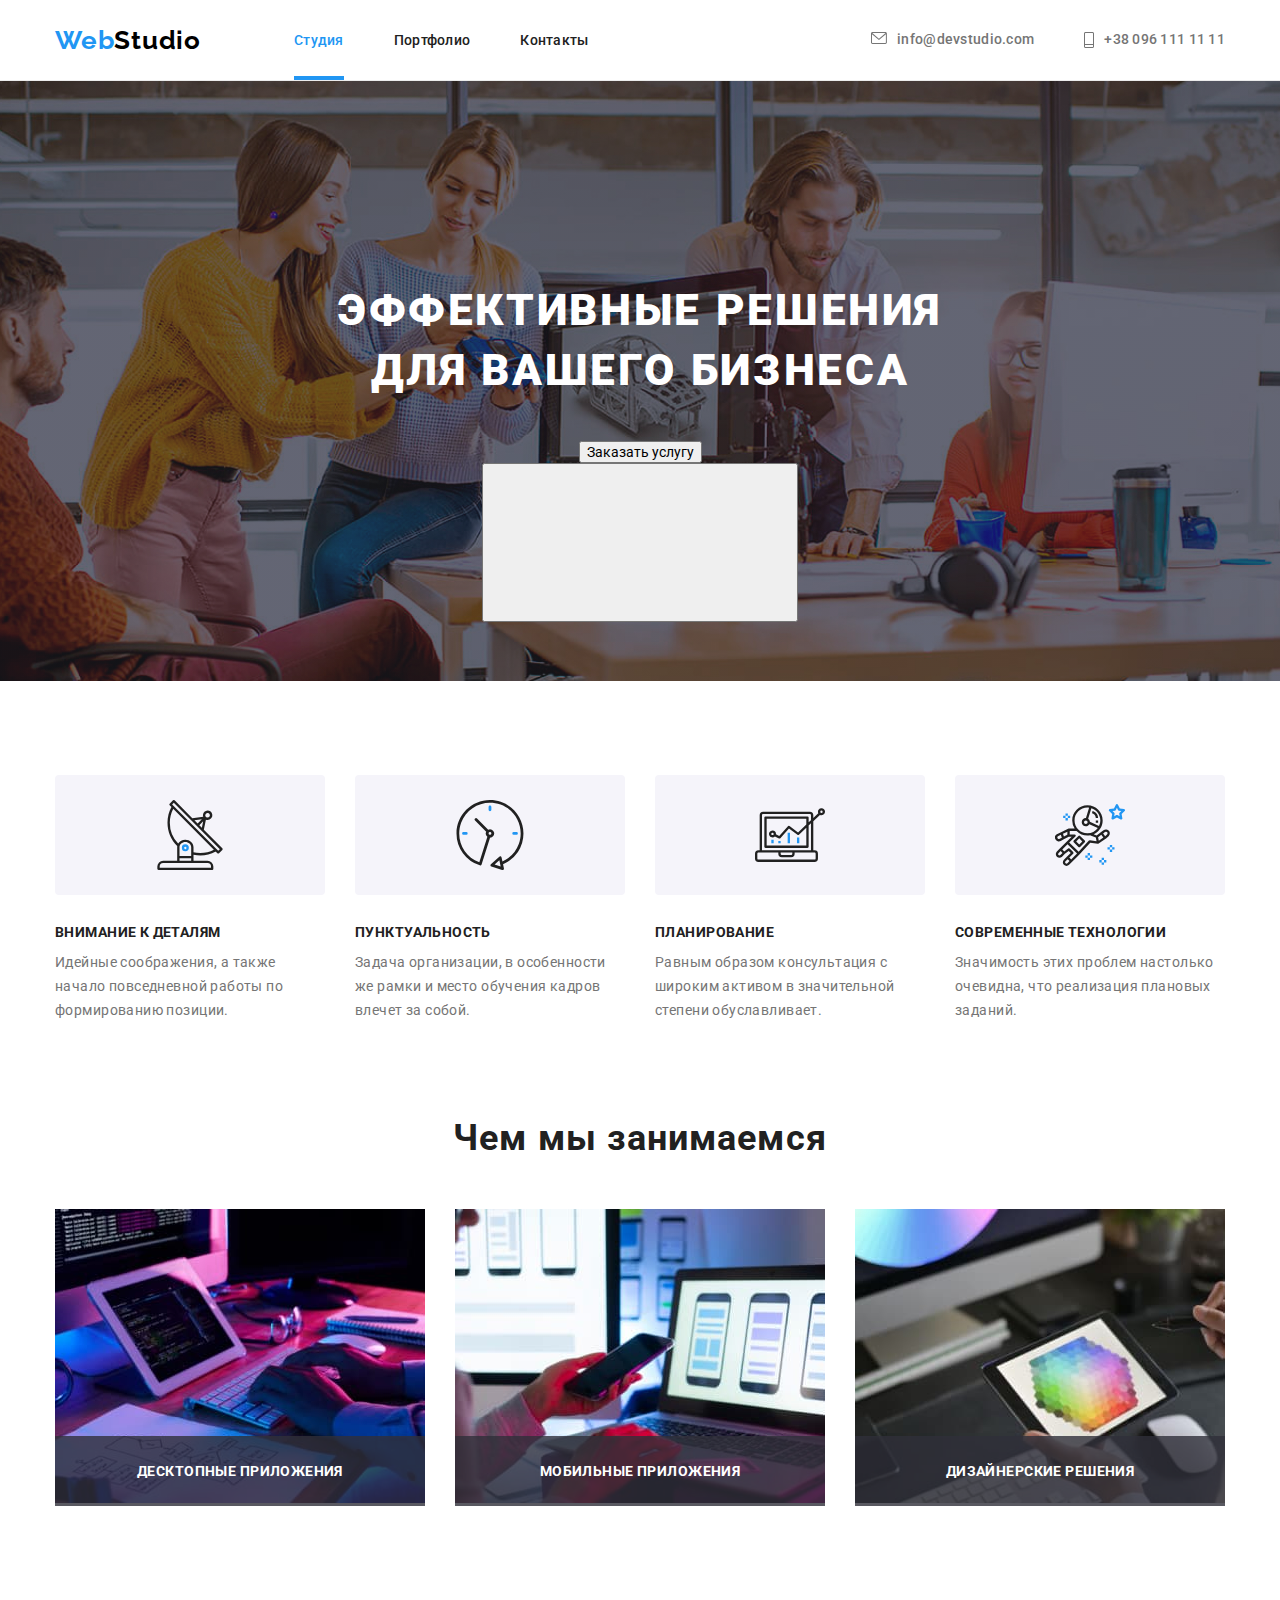
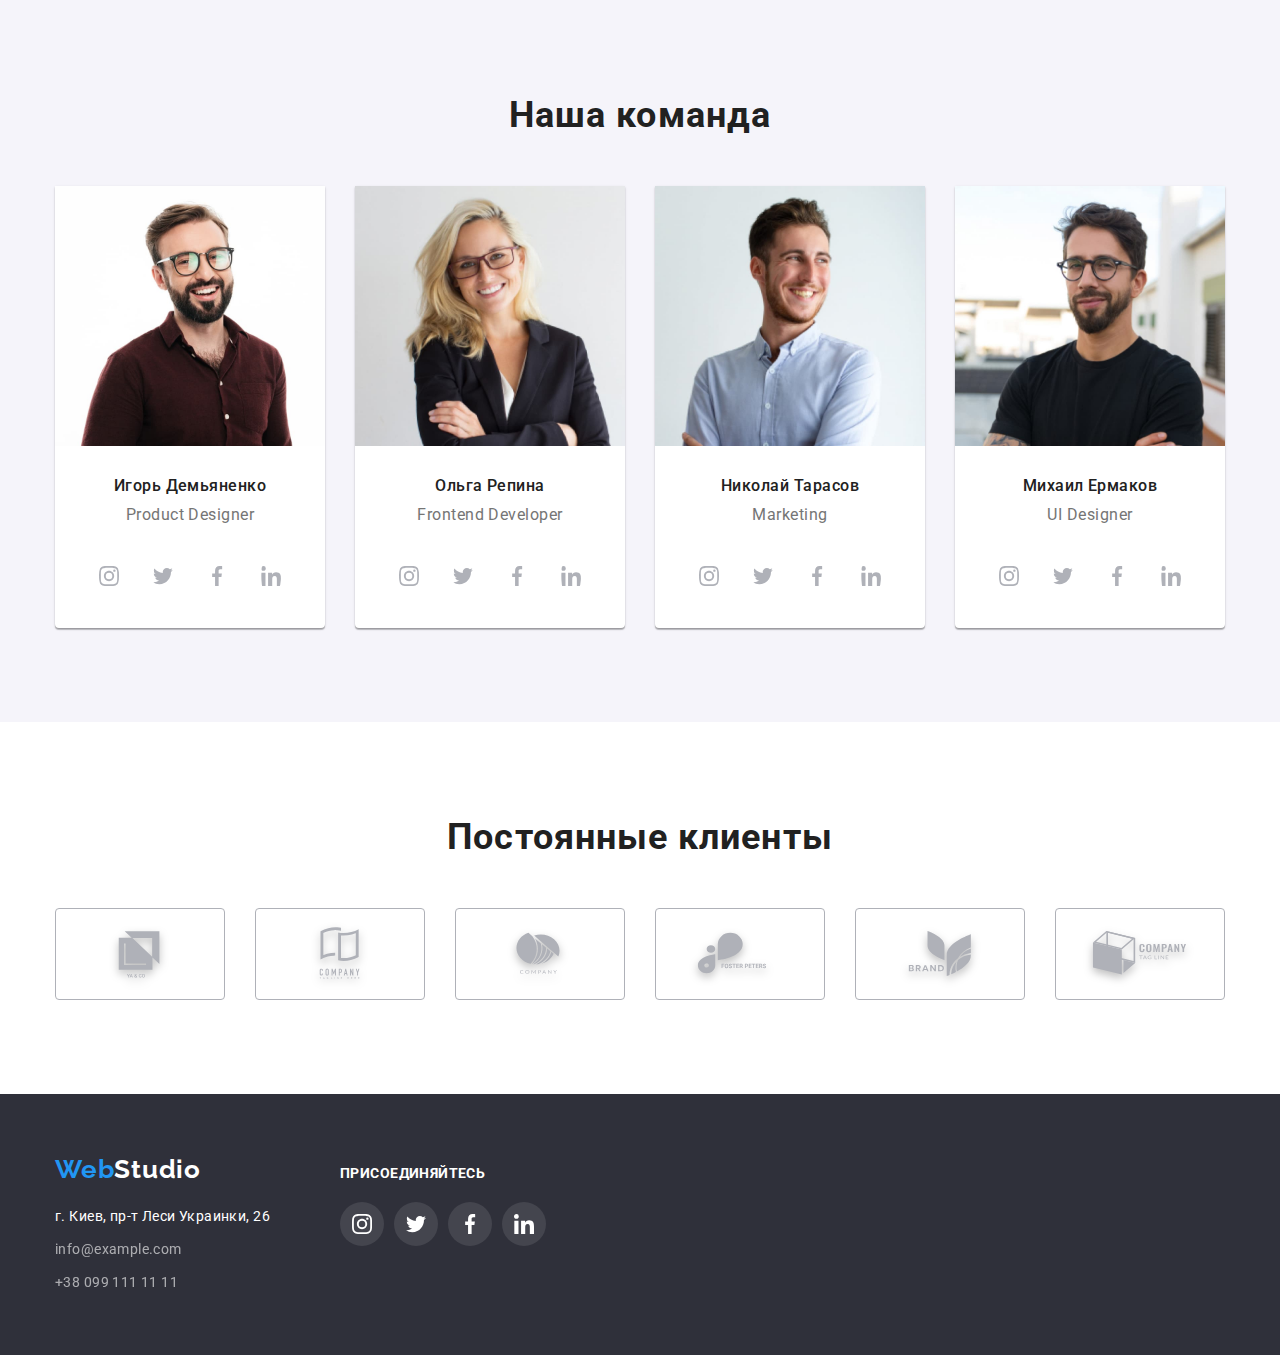
<file: index.html>
<!DOCTYPE html>
<html lang="ru">
  <head>
    <meta charset="UTF-8" />
    <meta http-equiv="X-UA-Compatible" content="IE=edge" />
    <meta name="viewport" content="width=device-width, initial-scale=1.0" />
    <title>Document</title>
    <link rel="preconnect" href="https://fonts.googleapis.com">
    <link rel="preconnect" href="https://fonts.gstatic.com" crossorigin>
    <link href="https://fonts.googleapis.com/css2?family=Raleway:wght@700&family=Roboto:wght@400;500;700;900&display=swap"
      rel="stylesheet">
    <!-- Normalize -->
    <link
      rel="stylesheet"
      href="https://cdnjs.cloudflare.com/ajax/libs/modern-normalize/1.1.0/modern-normalize.min.css"
    />
    <!-- Custom styles -->
    <link rel="stylesheet" href="./css/styles.css" />
  </head>
  <body class="body">
    <!--header-->
    <header class="header-menu">
      <div class="container header-container">
        <div class="nav-container">
          <nav class="site-nav">
            <a href="index.html" lang="en" class="logo"
              >Web<span lang="en" class="studio">Studio</span></a
            >
            <div class="nav-site-contact">
              <div class="list-contact">
                <ul class="list">
                  <li class="item">
                    <a href="./index.html" class="active-title">Студия</a>
                  </li>
                  <li class="item">
                    <a href="./portfolio.html" class="title">Портфолио</a>
                  </li>
                  <li class="item"><a href="" class="title">Контакты</a></li>
                </ul>
              </div>
            </div>
          </nav>
          <ul class="list">
            <li class="link-contact">
              <a href="mailto:info@devstudio.com" class="header-link">
                <svg class="studio-icon" width="16" height="12">
                  <use href="./images/icons/sprite1.svg#icon-envelope"></use>
                </svg>
                info@devstudio.com</a
              >
            </li>
            <li class="link-contact">
              <a href="tel:+380961111111" class="header-link">
                <svg class="studio-icon" width="10" height="16">
                  <use href="./images/icons/sprite1.svg#icon-Vector"></use>
                </svg>
                +38 096 111 11 11</a
              >
            </li>
          </ul>
        </div>
      </div>
    </header>
    <!--Main-->
    <main>
      <!--effective desicions for your business-->
      <section class="hero-section">
        <div class="hero">
          <h1 class="hero-title">Эффективные решения для вашего бизнеса</h1>
          <button type="button" class="primary-button  button" data-modal-open="">Заказать услугу</button>
          <div class="backdrop is-hidden" data-modal>
            <div class="modal">
              <button data-modal-close="" class="closes">
                <svg class="modal-close">
                  <use href="./images/icons/"></use>
                </svg>
              </button>

            </div>
          </div>
        </div>
      </section>
      <!--Advantages-->
      <section class="feature-section">
        <div class="container">
          <h2 hidden>Преимущества</h2>
          <ul class="list advantages-list">
            <li class="feature-list feature-item">
              <div class="feature-iconfill">
                <svg class="feature-icons" width="70" height="70">
                  <use href="./images/icons/sprite1.svg#icon-antenna-11"></use>
                </svg>
              </div>
              <h3 class="feature-title">Внимание к деталям</h3>
              <p class="feature-text">
                Идейные соображения, а также начало повседневной работы по
                формированию позиции.
              </p>
            </li>
            <li class="feature-list feature-item">
              <div class="feature-iconfill">
                <svg class="feature-icons" width="70" height="70">
                  <use href="./images/icons/sprite1.svg#icon-clock"></use>
                </svg>
              </div>
              <h3 class="feature-title">Пунктуальность</h3>
              <p class="feature-text">
                Задача организации, в особенности же рамки и место обучения
                кадров влечет за собой.
              </p>
            </li>
            <li class="feature-list feature-item">
              <div class="feature-iconfill">
                <svg class="feature-icons" width="70" height="70">
                  <use href="./images/icons/sprite1.svg#icon-diagram-11"></use>
                </svg>
              </div>
              <h3 class="feature-title">Планирование</h3>
              <p class="feature-text">
                Равным образом консультация с широким активом в значительной
                степени обуславливает.
              </p>
            </li>
            <li class="feature-list feature-item">
              <div class="feature-iconfill">
                <svg class="feature-icons" width="70" height="70">
                  <use href="./images/icons/sprite1.svg#icon-astronaut-11"></use>
                </svg>
              </div>
              <h3 class="feature-title">Современные технологии</h3>
              <p class="feature-text">
                Значимость этих проблем настолько очевидна, что реализация
                плановых заданий.
              </p>
            </li>
          </ul>
        </div>
      </section>
      <!--Activity-->
      <section class="activity-section">
        <div class="container">
          <h2 class="section-title">Чем мы занимаемся</h2>
          <div class="activity-items">
            <ul class="list">
              <li class="activity-list">
                <div class="activity-position">
                <img src="./images/analysis.jpg" alt="analysis" width="370" />
                <div class="activity-text">
                <p class="activity-name">Десктопные приложения</p></div></div>
              </li>
              <li class="activity-list">
                <div class="activity-position">
                <img
                  src="./images/consulting.jpg"
                  alt="consulting"
                  width="370"
                />
                <div class="activity-text">
                <p class="activity-name">Мобильные приложения</p></div></div>
              </li>
              <li class="activity-list">
                <div class="activity-position">
                <img
                  src="./images/representation.jpg"
                  alt="representation"
                  width="370"
                />
                <div class="activity-text">
                <p class="activity-name">Дизайнерские решения</p></div></div>
              </li>
            </ul>
          </div>
        </div>
      </section>
      <!--Team-->
      <section class="team">
        <div class="container">
          <h2 class="section-title">Наша команда</h2>
          <ul class="list">
            <li class="team-list">
              <img src="./images/demjanenko.jpg" alt="demjanenko" width="270" />
              <div class="team-description">
                <h3 class="team-name">Игорь Демьяненко</h3>
                <p lang="en" class="team-text">Product Designer</p>
              </div>
              <ul class="socialicons-list list">
                <li class="team-icons">
                  <a
                    class="social-link link"
                    href="instagram"
                    target="_blank"
                    rel="noopener noreffer"
                    aria-label="Instagram-icon"
                  >
                    <svg class="social-icons" width="20" height="20">
                      <use
                        href="./images/icons/sprite1.svg#icon-instagram-2"
                      ></use></svg></a>
                </li>
                <li class="team-icons">
                  <a
                    class="social-link link"
                    href="twitter"
                    target="_blank"
                    rel="noopener noreffer"
                    aria-label="Twitter-icon"
                  >
                    <svg class="social-icons" width="20" height="20">
                      <use
                        href="./images/icons/sprite1.svg#icon-twitter-1"
                      ></use></svg></a>
                </li>
                <li class="team-icons">
                  <a
                    class="social-link link"
                    href="facebook"
                    target="_blank"
                    rel="noopener noreffer"
                    aria-label="Facebook-icon"
                  >
                    <svg class="social-icons" width="20" height="20">
                      <use
                        href="./images/icons/sprite1.svg#icon-facebook-1"
                      ></use></svg></a>
                </li>
                <li class="team-icons">
                  <a
                    class="social-link link"
                    href="linkedin"
                    target="_blank"
                    rel="noopener noreffer"
                    aria-label="Linkedin-icon"
                  >
                    <svg class="social-icons" width="20" height="20">
                      <use
                        href="./images/icons/sprite1.svg#icon-linkedin-1"
                      ></use></svg></a>
                </li>
              </ul>
            </li>
            <li class="team-list">
              <img src="./images/repina.jpg" alt="repina" width="270" />
              <div class="team-description">
                <h3 class="team-name">Ольга Репина</h3>
                <p lang="en" class="team-text">Frontend Developer</p>
              </div>
              <ul class="socialicons-list list">
                <li class="team-icons">
                  <a class="social-link link" href="instagram" target="_blank" rel="noopener noreffer" aria-label="Instagram-icon">
                    <svg class="social-icons" width="20" height="20">
                      <use href="./images/icons/sprite1.svg#icon-instagram-2"></use>
                    </svg></a>
                </li>
                <li class="team-icons">
                  <a class="social-link link" href="twitter" target="_blank" rel="noopener noreffer" aria-label="Twitter-icon">
                    <svg class="social-icons" width="20" height="20">
                      <use href="./images/icons/sprite1.svg#icon-twitter-1"></use>
                    </svg></a>
                </li>
                <li class="team-icons">
                  <a class="social-link link" href="facebook" target="_blank" rel="noopener noreffer" aria-label="Facebook-icon">
                    <svg class="social-icons" width="20" height="20">
                      <use href="./images/icons/sprite1.svg#icon-facebook-1"></use>
                    </svg></a>
                </li>
                <li class="team-icons">
                  <a class="social-link link" href="linkedin" target="_blank" rel="noopener noreffer" aria-label="Linkedin-icon">
                    <svg class="social-icons" width="20" height="20">
                      <use href="./images/icons/sprite1.svg#icon-linkedin-1"></use>
                    </svg></a>
                </li>
              </ul>
            </li>
            <li class="team-list">
              <img src="./images/tarasov.jpg" alt="tarasov" width="270" />
              <div class="team-description">
                <h3 class="team-name">Николай Тарасов</h3>
                <p lang="en" class="team-text">Marketing</p>
              </div>
              <ul class="socialicons-list list">
                <li class="team-icons">
                  <a class="social-link link" href="instagram" target="_blank" rel="noopener noreffer" aria-label="Instagram-icon">
                    <svg class="social-icons" width="20" height="20">
                      <use href="./images/icons/sprite1.svg#icon-instagram-2"></use>
                    </svg></a>
                </li>
                <li class="team-icons">
                  <a class="social-link link" href="twitter" target="_blank" rel="noopener noreffer" aria-label="Twitter-icon">
                    <svg class="social-icons" width="20" height="20">
                      <use href="./images/icons/sprite1.svg#icon-twitter-1"></use>
                    </svg></a>
                </li>
                <li class="team-icons">
                  <a class="social-link link" href="facebook" target="_blank" rel="noopener noreffer" aria-label="Facebook-icon">
                    <svg class="social-icons" width="20" height="20">
                      <use href="./images/icons/sprite1.svg#icon-facebook-1"></use>
                    </svg></a>
                </li>
                <li class="team-icons">
                  <a class="social-link link" href="linkedin" target="_blank" rel="noopener noreffer" aria-label="Linkedin-icon">
                    <svg class="social-icons" width="20" height="20">
                      <use href="./images/icons/sprite1.svg#icon-linkedin-1"></use>
                    </svg></a>
                </li>
              </ul>
            </li>
            <li class="team-list">
              <img src="./images/ermakov.jpg" alt="ermakov" width="270" />
              <div class="team-description">
                <h3 class="team-name">Михаил Ермаков</h3>
                <p lang="en" class="team-text">UI Designer</p>
              </div>
              <ul class="socialicons-list list">
                <li class="team-icons">
                  <a class="social-link link" href="instagram" target="_blank" rel="noopener noreffer" aria-label="Instagram-icon">
                    <svg class="social-icons" width="20" height="20">
                      <use href="./images/icons/sprite1.svg#icon-instagram-2"></use>
                    </svg></a>
                </li>
                <li class="team-icons">
                  <a class="social-link link" href="twitter" target="_blank" rel="noopener noreffer" aria-label="Twitter-icon">
                    <svg class="social-icons" width="20" height="20">
                      <use href="./images/icons/sprite1.svg#icon-twitter-1"></use>
                    </svg></a>
                </li>
                <li class="team-icons">
                  <a class="social-link link" href="facebook" target="_blank" rel="noopener noreffer" aria-label="Facebook-icon">
                    <svg class="social-icons" width="20" height="20">
                      <use href="./images/icons/sprite1.svg#icon-facebook-1"></use>
                    </svg></a>
                </li>
                <li class="team-icons">
                  <a class="social-link link" href="linkedin" target="_blank" rel="noopener noreffer" aria-label="Linkedin-icon">
                    <svg class="social-icons" width="20" height="20">
                      <use href="./images/icons/sprite1.svg#icon-linkedin-1"></use>
                    </svg></a>
                </li>
              </ul>
            </li>
          </ul>
        </div>
      </section>
      <!--Clients-->
      <section class="client-section">
        <div class="container">
          <h2 class="section-title">Постоянные клиенты</h2>
          <ul class="list">
            <li class="client-icons">
              <a
                class="clients-link"
                href="client1"
                target="_blank"
                rel="noopener noreffer"
                aria-label="Client1-icon"
              >
                <svg class="clientsocial-icons" width="106" height="60">
                  <use href="./images/icons/sprite1.svg#icon-Logo"></use></svg></a>
            </li>
            <li class="client-icons">
              <a
                class="clients-link"
                href="client2"
                target="_blank"
                rel="noopener noreffer"
                aria-label="Client2-icon"
              >
                <svg class="clientsocial-icons" width="106" height="60">
                  <use href="./images/icons/sprite1.svg#icon-Logo-2"></use></svg></a>
            </li>
            <li class="client-icons">
              <a
                class="clients-link"
                href="client3"
                target="_blank"
                rel="noopener noreffer"
                aria-label="Client3-icon"
              >
                <svg class="clientsocial-icons" width="106" height="60">
                  <use href="./images/icons/sprite1.svg#icon-Logo-3"></use></svg></a>
            </li>
            <li class="client-icons">
              <a
                class="clients-link"
                href="client4"
                target="_blank"
                rel="noopener noreffer"
                aria-label="Client4-icon"
              >
                <svg class="clientsocial-icons" width="106" height="60">
                  <use href="./images/icons/sprite1.svg#icon-Logo-4"></use></svg></a>
            </li>
            <li class="client-icons">
              <a
                class="clients-link"
                href="client5"
                target="_blank"
                rel="noopener noreffer"
                aria-label="Client5-icon"
              >
                <svg class="clientsocial-icons" width="106" height="60">
                  <use href="./images/icons/sprite1.svg#icon-Logo-5"></use></svg></a>
            </li>
            <li class="client-icons">
              <a
                class="clients-link"
                href="client6"
                target="_blank"
                rel="noopener noreffer"
                aria-label="Client6-icon"
              >
                <svg class="clientsocial-icons" width="106" height="60">
                  <use href="./images/icons/sprite1.svg#icon-Logo-6"></use></svg></a>
            </li>
          </ul>
        </div>
      </section>
    </main>
    <!--Footer-->
    <footer class="footer-section">
      <section>
        <div class="container">
          <div class="footer-ancors">
          <div class="footer-contact">
            <h2 lang="en" class="logo">
              Web<span lang="en" class="footer-studio">Studio</span>
            </h2>
            <address>
              <ul class="list">
                <li>
                  <p class="footer-address">г. Киев, пр-т Леси Украинки, 26</p>
                </li>
                <li class="contact-list">
                  <a href="mailto:info@example.com" class="contact"
                    >info@example.com</a
                  >
                </li>
                <li class="contact-list">
                  <a href="tel:+380991111111" class="contact"
                    >+38 099 111 11 11</a
                  >
                </li>
              </ul>
            </address>
          </div>
          <div class="footer-social">
            <h3 class="footer-title">ПРИСОЕДИНЯЙТЕСЬ</h3>
            <ul class="socialicons list">
              <li class="team-icons">
                <a
                  class="footer-link"
                  href="instagram"
                  target="_blank"
                  rel="noopener noreffer"
                  aria-label="Instagram-icon"
                >
                  <svg class="connect-icons" width="20" height="20">
                    <use
                      href="./images/icons/sprite1.svg#icon-instagram-2"
                    ></use></svg></a>
              </li>
              <li class="team-icons">
                <a
                  class="footer-link"
                  href="twitter"
                  target="_blank"
                  rel="noopener noreffer"
                  aria-label="Twitter-icon"
                >
                  <svg class="connect-icons" width="20" height="20">
                    <use
                      href="./images/icons/sprite1.svg#icon-twitter-1"
                    ></use></svg></a>
              </li>
              <li class="team-icons">
                <a
                  class="footer-link"
                  href="facebook"
                  target="_blank"
                  rel="noopener noreffer"
                  aria-label="Facebook-icon"
                >
                  <svg class="connect-icons" width="20" height="20">
                    <use
                      href="./images/icons/sprite1.svg#icon-facebook-1"
                    ></use></svg></a>
              </li>
              <li class="team-icons">
                <a
                  class="footer-link"
                  href="linkedin"
                  target="_blank"
                  rel="noopener noreffer"
                  aria-label="Linkedin-icon"
                >
                  <svg class="connect-icons" width="20" height="20">
                    <use
                      href="./images/icons/sprite1.svg#icon-linkedin-1"
                    ></use></svg></a>
              </li>
            </ul>
            </div>
          </div>
        </div>
      </section>
    </footer>
  </body>
</html>
</file>
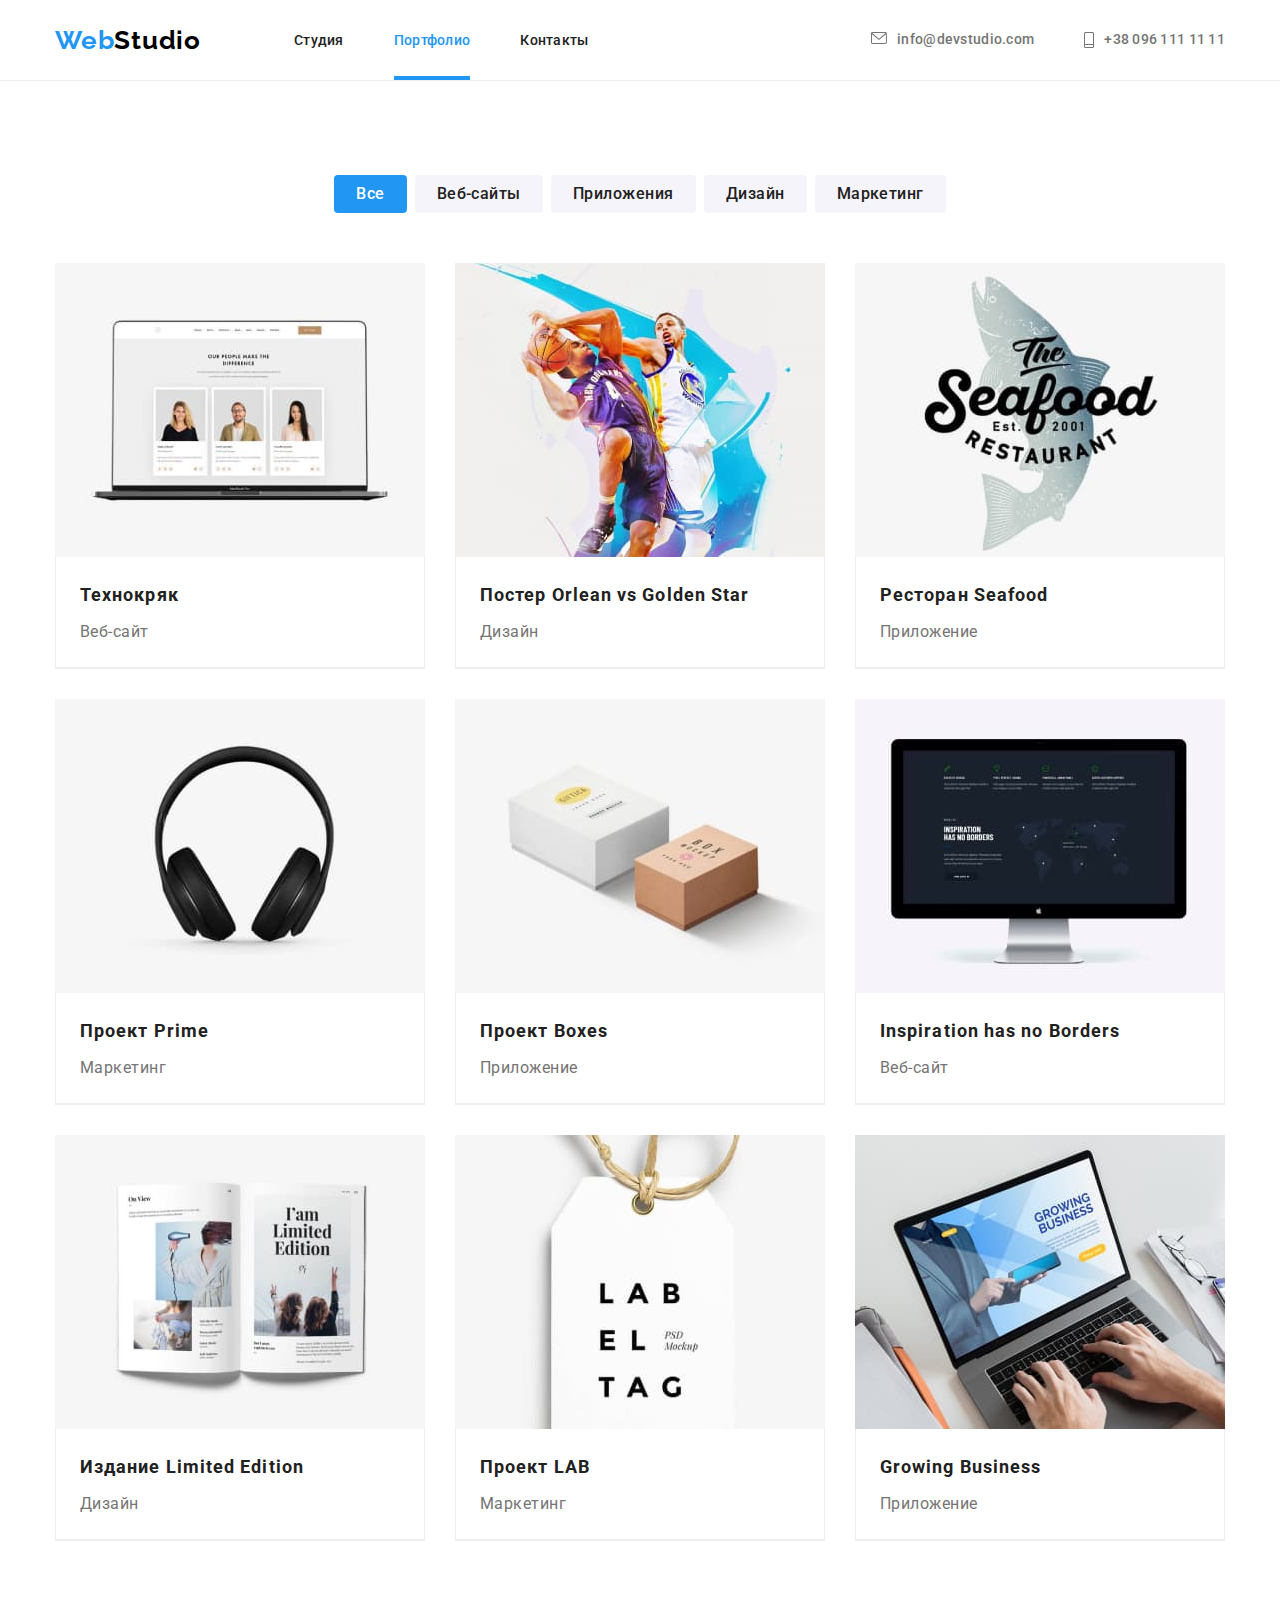
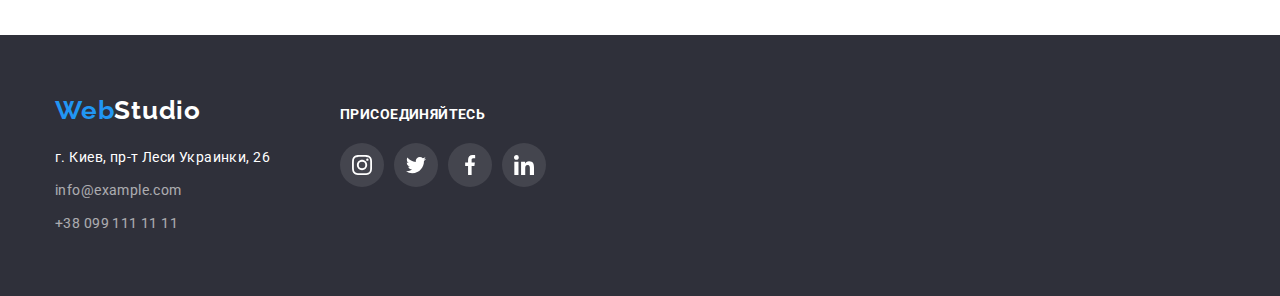
<file: portfolio.html>
<!DOCTYPE html>
<html lang="ru">
  <head>
    <meta charset="UTF-8" />
    <meta http-equiv="X-UA-Compatible" content="IE=edge" />
    <meta name="viewport" content="width=device-width, initial-scale=1.0" />
    <title>Document</title>
    <link rel="preconnect" href="https://fonts.googleapis.com">
    <link rel="preconnect" href="https://fonts.gstatic.com" crossorigin>
    <link href="https://fonts.googleapis.com/css2?family=Raleway:wght@700&family=Roboto:wght@400;500;700;900&display=swap"
      rel="stylesheet">
    <!-- Normalize -->
    <link
      rel="stylesheet"
      href="https://cdnjs.cloudflare.com/ajax/libs/modern-normalize/1.1.0/modern-normalize.min.css"
    />
    <!-- Custom styles -->
    <link rel="stylesheet" href="./css/styles.css" />
  </head>

  <body class="body">
    <!--header-->
    <header class="header-menu">
      <div class="container header-container">
        <div class="nav-container">
          <nav class="site-nav">
            <a href="index.html" lang="en" class="logo">Web<span lang="en" class="studio">Studio</span></a>
            <div class="nav-site-contact">
              <div class="list-contact">
                <ul class="list">
                  <li class="item">
                    <a href="./index.html" class="title">Студия</a>
                  </li>
                  <li class="item">
                    <a href="./portfolio.html" class="active-title">Портфолио</a>
                  </li>
                  <li class="item"><a href="" class="title">Контакты</a></li>
                </ul>
              </div>
            </div>
          </nav>
          <ul class="list">
            <li class="link-contact">
              <a href="mailto:info@devstudio.com" class="header-link">
                <svg class="studio-icon" width="16" height="12">
                  <use href="./images/icons/sprite1.svg#icon-envelope"></use>
                </svg>
                info@devstudio.com</a>
            </li>
            <li class="link-contact">
              <a href="tel:+380961111111" class="header-link">
                <svg class="studio-icon" width="10" height="16">
                  <use href="./images/icons/sprite1.svg#icon-Vector"></use>
                </svg>
                +38 096 111 11 11</a>
            </li>
          </ul>
        </div>
      </div>
    </header>
    <!--Main-->
    <main>
      <section class="portfolio-section">
        <div class="container">
          <h1 hidden>Portfolio</h1>
          <div class="profile-btn-list">
            <ul class="list">
              <li>
                <button type="button" class="current-button">Все</button>
              </li>
              <li>
                <button type="button" class="profile-btn">Веб-сайты</button>
              </li>
              <li>
                <button type="button" class="profile-btn">Приложения</button>
              </li>
              <li>
                <button type="button" class="profile-btn">Дизайн</button>
              </li>
              <li>
                <button type="button" class="profile-btn">Маркетинг</button>
              </li>
            </ul>
          </div>
          <div class="portfolio-container">
            <ul class="list">
              <li class="portfolio-list">
                <a href="" class="portfolio-ancor">
                  <div class="port-position">
                  <img
                    src="./images/technokriak.jpg"
                    alt="technokriak"
                    width="370"
                  />
                  <p class="port-overlay-text">Ресурс предлагает комплексные предложения с разным уровнем
                  функционала и сервисов. Все это позволит посетителю получить
                  исчерпывающие сведения о компании или частном лице.</p>
                  </div>
                  <div class="portfolio-inscription">
                    <h2 class="portfolio-title">Технокряк</h2>
                    <p class="portfolio-text">Веб-сайт</p>
                  </div>
                </a>
              </li>
              <li class="portfolio-list">
                <a href="" class="portfolio-ancor">
                  <div class="port-position">
                  <img
                    src="./images/neworlean.jpg"
                    alt="neworlean"
                    width="370"
                  />
                  <p class="port-overlay-text">Lorem ipsum dolor sit amet consectetur, adipisicing elit.
                  Numquam quod inventore placeat atque, beatae dolores error ab non unde impedit
                  corrupti laborum quaerat nisi quidem sint! Asperiores.</p> </div>
                  <div class="portfolio-inscription">
                    <h2 class="portfolio-title">
                      Постер <span lang="en">Orlean vs Golden Star</span>
                    </h2>
                    <p class="portfolio-text">Дизайн</p>
                  </div>
                </a>
              </li>
              <li class="portfolio-list">
                <a href="" class="portfolio-ancor">
                  <div class="port-position">
                  <img src="./images/seafood.jpg" alt="seafood" width="370" />
                  <p class="port-overlay-text">Lorem ipsum dolor sit amet consectetur adipisicing elit.
                  Voluptatum neque iste, quam possimus tempore ipsum laborum nisi repellendus ea
                  maiores laudantium?</p>
                  </div>
                  <div class="portfolio-inscription">
                    <h2 class="portfolio-title">
                      Ресторан <span lang="en">Seafood</span>
                    </h2>
                    <p class="portfolio-text">Приложение</p>
                  </div>
                </a>
              </li>
              <li class="portfolio-list">
                <a href="" class="portfolio-ancor">
                  <div class="port-position">
                  <img src="./images/prime.jpg" alt="prime" width="370" />
                  <p class="port-overlay-text">Lorem ipsum dolor sit amet consectetur adipisicing elit.
                  Repellendus nobis quia culpa, vero fugit nam delectus quasi suscipit aspernatur quo,
                  iure at? In?</p>
                  </div>
                  <div class="portfolio-inscription">
                    <h2 class="portfolio-title">
                      Проект <span lang="en">Prime</span>
                    </h2>
                    <p class="portfolio-text">Маркетинг</p>
                  </div>
                </a>
              </li>
              <li class="portfolio-list">
                <a href="" class="portfolio-ancor">
                  <div class="port-position">
                  <img src="./images/boxes.jpg" alt="boxes" width="370" />
                  <p class="port-overlay-text">Lorem ipsum dolor sit, amet consectetur adipisicing elit.
                  Labore perspiciatis perferendis beatae quidem eveniet asperiores..</p>
                  </div>
                  <div class="portfolio-inscription">
                    <h2 class="portfolio-title">
                      Проект <span lang="en">Boxes</span>
                    </h2>
                    <p class="portfolio-text">Приложение</p>
                  </div>
                </a>
              </li>
              <li class="portfolio-list">
                <a href="" class="portfolio-ancor">
                  <div class="port-position">
                  <img
                    src="./images/inspiration.jpg"
                    alt="inspiration"
                    width="370"
                  />
                  <p class="port-overlay-text">Lorem ipsum dolor sit amet consectetur adipisicing elit.
                  Inventore doloribus modi debitis repellat eum, facilis reprehenderit, cupiditate
                  illo est culpa, voluptate similique!</p>
                  </div>
                  <div class="portfolio-inscription">
                    <h2 lang="en" class="portfolio-title">
                      Inspiration has no Borders
                    </h2>
                    <p class="portfolio-text">Веб-сайт</p>
                  </div>
                </a>
              </li>
              <li class="portfolio-list">
                <a href="" class="portfolio-ancor">
                  <div class="port-position">
                  <img
                    src="./images/limitededition.jpg"
                    alt="limitededition"
                    width="370"
                  />
                  <p class="port-overlay-text">Lorem ipsum dolor, sit amet consectetur adipisicing elit.
                  Inc idunt molestiae porro ut numquam ea! Qui aut nulla dolorum eligendi eum?.</p>
                  </div>
                  <div class="portfolio-inscription">
                    <h2 class="portfolio-title">
                      Издание <span lang="en">Limited Edition</span>
                    </h2>
                    <p class="portfolio-text">Дизайн</p>
                  </div>
                </a>
              </li>
              <li class="portfolio-list">
                <a href="" class="portfolio-ancor">
                  <div class="port-position">
                  <img
                    src="./images/projectlab.jpg"
                    alt="projectlab"
                    width="370"
                  />
                  <p class="port-overlay-text">
                    Lorem, ipsum dolor sit amet consectetur adipisicing elit.
                    Dolorum impedit aliquid officiis numquam magnam facere maiores eaque. Modi eum
                    laborum dolores nam itaque tempora aspernatur.
                  </p>
                  </div>
                  <div class="portfolio-inscription">
                    <h2 class="portfolio-title">
                      Проект <span lang="en">LAB</span>
                    </h2>
                    <p class="portfolio-text">Маркетинг</p>
                  </div>
                </a>
              </li>
              <li class="portfolio-list">
                <a href="" class="portfolio-ancor">
                  <div class="port-position">
                  <img
                    src="./images/growingbusiness.jpg"
                    alt="growingbusiness"
                    width="370"
                  />
                  <p class="port-overlay-text">Lorem ipsum dolor sit amet consectetur adipisicing elit.
                  Obcaecati, a quas dicta repudiandae consequuntur expedita possimus ratione eaque
                  placeat deserunt sit repellat id dolore unde, provident fugiat, iusto quisquam illo!</p>
                  </div>
                  <div class="portfolio-inscription">
                    <h2 lang="en" class="portfolio-title">Growing Business</h2>
                    <p class="portfolio-text">Приложение</p>
                  </div>
                </a>
              </li>
            </ul>
          </div>
        </div>
      </section>
    </main>
    <!--Footer-->
    <footer class="footer-section">
      <section>
        <div class="container">
          <div class="footer-ancors">
            <div class="footer-contact">
              <h2 lang="en" class="logo">
                Web<span lang="en" class="footer-studio">Studio</span>
              </h2>
              <address>
                <ul class="list">
                  <li>
                    <p class="footer-address">г. Киев, пр-т Леси Украинки, 26</p>
                  </li>
                  <li class="contact-list">
                    <a href="mailto:info@example.com" class="contact">info@example.com</a>
                  </li>
                  <li class="contact-list">
                    <a href="tel:+380991111111" class="contact">+38 099 111 11 11</a>
                  </li>
                </ul>
              </address>
            </div>
            <div class="footer-social">
              <h3 class="footer-title">ПРИСОЕДИНЯЙТЕСЬ</h3>
              <ul class="socialicons list">
                <li class="team-icons">
                  <a class="footer-link" href="instagram" target="_blank" rel="noopener noreffer"
                    aria-label="Instagram-icon">
                    <svg class="connect-icons" width="20" height="20">
                      <use href="./images/icons/sprite1.svg#icon-instagram-2"></use>
                    </svg></a>
                </li>
                <li class="team-icons">
                  <a class="footer-link" href="twitter" target="_blank" rel="noopener noreffer" aria-label="Twitter-icon">
                    <svg class="connect-icons" width="20" height="20">
                      <use href="./images/icons/sprite1.svg#icon-twitter-1"></use>
                    </svg></a>
                </li>
                <li class="team-icons">
                  <a class="footer-link" href="facebook" target="_blank" rel="noopener noreffer" aria-label="Facebook-icon">
                    <svg class="connect-icons" width="20" height="20">
                      <use href="./images/icons/sprite1.svg#icon-facebook-1"></use>
                    </svg></a>
                </li>
                <li class="team-icons">
                  <a class="footer-link" href="linkedin" target="_blank" rel="noopener noreffer" aria-label="Linkedin-icon">
                    <svg class="connect-icons" width="20" height="20">
                      <use href="./images/icons/sprite1.svg#icon-linkedin-1"></use>
                    </svg></a>
                </li>
              </ul>
            </div>
          </div>
        </div>
      </section>
    </footer>
  </body>
</html>
</file>
<file: css/styles.css>
html {
    box-sizing: border-box;
}
:root {
    --primary-text-color: #757575;
    --title-text-color: #212121;
    --link-text-color: #2196F3;
    --logo-text-studio-color: #000000;
    --accent-text-color: #FFFFFF;
    --primary-background-color: #FFFFFF;
    --background-footer: #2F303A;
    --button-color: #2196F3;
    --secondary-background-color: #F5F4FA;
    --list-background-color: #EEEEEE;
    --border-color: #ECECEC;
    --icon-color: #AFB1B8;
}

.container {
    width: 1200px;
    padding-left: 15px;
    padding-right: 15px;
    margin-left: auto;
    margin-right: auto;
}
.body {
    background-color: var(--primary-background-color);
    color: var(--primary-text-color);
    font-family: Roboto, sans-serif;
    font-size: 14px;
    margin: 0px;
}
ul {
    padding: 0;
    margin: 0;
}
h1,
h2,
h3,
h4,
h5,
h6,
p {
    margin: 0;
}

/*Header*/
.header-container {
border-bottom: 1px;
border: var(--border-color);
}
.header-menu {
    border-bottom: 1px solid var(--border-color);
}
.nav-container {
display: flex;
}
.section {
    padding-top: 94px;
    padding-bottom: 94px;
}
.site-nav {
    display: flex;
    align-items: center;
    margin-right: auto;
}
.list {
    display: flex;
    align-items: center;
}
.logo {
    color: var(--link-text-color);
    font-family: 'Raleway';
    font-weight: 700;
    font-size: 26px;
    line-height: 1.19;
    letter-spacing: 0.03em;
    text-decoration: none;
    padding-top: 24px;
    padding-bottom: 24px;
    margin-right: 93px;
}

.studio {
    color: var(--logo-text-studio-color);
    font-family: 'Raleway';
    font-weight: 700;
    font-size: 26px;
    line-height: 1.19;
    letter-spacing: 0.03em;
    text-decoration: none;
}

.list {
    list-style-type: none;
    padding: 0px;
    margin: 0px;
}
.nav-site-contact {
    margin-right: auto;
    margin-left: auto;
}
.list-contact {
    margin-right: auto;
    margin-left: auto;
}

.list .item {
    margin-right: 50px;
}
.list .item:last-child {
    margin-right: 0px;
}
.title {
    color: var(--title-text-color);
    font-family: inherit;
    font-weight: 500;
    line-height: 1.14;
    letter-spacing: 0.02em;
    text-decoration: none;
    padding-top: 32px;
    padding-bottom: 32px;
    transition: color 250ms cubic-bezier(0.4, 0, 0.2, 1);
}

.title:hover,
.title:focus {
    color: var(--link-text-color);
}
.active-title {
    color: var(--link-text-color);
    font-family: inherit;
    font-weight: 500;
    line-height: 1.14;
    letter-spacing: 0.02em;
    text-decoration: none;
    padding-top: 32px;
    padding-bottom: 32px;
    position: relative;
}
.active-title::after {
    content: '';
    display: block;
    width: 100%;
    height: 4px;
    background-color: rgba(33, 150, 243, 1);
    position: absolute;
    bottom: 0;
    left: 0;
}
.list .item:first-child {
    margin-left: 0px;
}
.list .item:last-child {
    margin-right: 0px;
}
/*Contact links*/
.link {
    color: var(--primary-text-color);
    font-family: inherit;
    text-decoration: none;
    font-weight: 500;
    font-size: 14px;
    line-height: 1.14;
    letter-spacing: 0.02em;
    padding-top: 32px;
    padding-bottom: 32px;
    transition: color 250ms cubic-bezier(0.4, 0, 0.2, 1);
}
.link-contact {
    margin-right: 50px;
}
.link-contact:last-child {
    margin-right: 0px;
}
.contact {
    transition: color 250ms cubic-bezier(0.4, 0, 0.2, 1);
}

.link:hover,
.link:focus,
.contact:hover,
.contact:focus,
.header-link:hover,
.header-link:focus {
    color: var(--link-text-color);
}
.header-link {
    color: var(--primary-text-color);
        font-family: inherit;
        text-decoration: none;
        font-weight: 500;
        font-size: 14px;
        line-height: 1.14;
        letter-spacing: 0.02em;
        padding-top: 32px;
        padding-bottom: 32px;
        display: flex;
        transition: color 250ms cubic-bezier(0.4, 0, 0.2, 1);
}
.studio-icon {
    fill: currentColor;
    margin-right: 10px;
}
.studio-icon:hover,
.studio-icon:focus {
    fill: currentColor;
}


/*Hero*/
.hero {
    text-align: center;  
    padding: 200px 0;
    background-color: var(--background-footer);
    max-width: 1600px;
    height: 600px;
    margin-left: auto;
    margin-right: auto;
    background-image: linear-gradient(to right,
            rgba(47, 48, 58, 0.4), rgba(47, 48, 58, 0.4)),
    url(../images/hero.jpg);
    background-repeat: no-repeat;
    background-position: center;
    background-size: cover;
}


.hero-title {
    color: var(--accent-text-color);
    font-weight: 900;
    font-size: 44px;
    line-height: 1.36;
    letter-spacing: 0.06em;
    text-transform: uppercase;
    text-align: center;
    width: 696px;
    margin-top: 0px;
    margin-bottom: 40px;
    margin-right: auto;
    margin-left: auto;
}

.hero-button {
    color: var(--accent-text-color);
    background-color: var(--link-text-color);
    cursor: pointer;
    font-family: inherit;
    font-weight: 700;
    font-size: 16px;
    line-height: 1.88;
    box-shadow: 0px 4px 4px rgba(0, 0, 0, 0.15);
    border-radius: 4px;
    letter-spacing: 0.06em;
    border: transparent;
    padding: 10px 32px;
}

/*Advantages*/
.feature-section {
    padding-top: 94px;
    padding-bottom: 94px;
}
.advantages-list  {
display: flex;
}
.feature-iconfill {
    width: 270px;
    height: 120px;
    margin-bottom: 30px;
    background-color: var(--secondary-background-color);
    border-radius: 4px;
    display: flex;
        align-items: center;
        justify-content: center;
}
.feature-item {
    padding: 0px;
    margin-right: 30px;
}  
.feature-item:last-child {
    margin-right: 0px;
}
.feature-list {
    width: 270px;
}
.feature-title {
    color: var(--title-text-color);
    font-weight: 700;
    line-height: 1.14;
    font-size: 14px;
    letter-spacing: 0.03em;
    text-transform: uppercase;
    margin-bottom: 10px;
}
.feature-text {
    line-height: 1.71;
    letter-spacing: 0.03em;
}
/*Activity*/
.activity-section {
    padding-bottom: 94px;
    margin-top: 0px;
}

.activity-position {
    position: relative;
}
.activity-text {
    position: absolute;
    left: 0;
    bottom: 0;
    display: flex;
    width: 100%;
    padding-top: 27px;
    padding-bottom: 27px;
    justify-content: center;
    align-items: center;
    background-color: rgba(47, 48, 58, 0.8);
    margin: 0;
}
.activity-name {
    font-family: 'Roboto';
        font-style: normal;
        font-weight: 700;
        font-size: 14px;
        line-height: 16px;
        text-align: center;
        letter-spacing: 0.03em;
        text-transform: uppercase;
        color: var(--accent-text-color);
        margin: 0;
        padding: 0;
}
.activity-items {
    display: flex;
    justify-content: center;
}
.section-title {
    color: var(--title-text-color);
    font-weight: 700;
    font-size: 36px;
    line-height: 1.17;
    text-align: center;
    letter-spacing: 0.03em;
    margin-top: 0px;
    margin-bottom: 50px;
}
.activity-list:not(:last-child) {
    margin-right: 30px;
}

/*Team*/
.team {
    background-color: var(--secondary-background-color);
    padding-top: 94px;
    padding-bottom: 94px;
    margin-bottom: 0px;
}
.team .section-title {
    margin-bottom: 50px;
}
.team-list {
    background-color: var(--primary-background-color);
    box-shadow: 0px 1px 3px rgb(0 0 0 / 12%), 0px 1px 1px rgb(0 0 0 / 14%), 0px 2px 1px rgb(0 0 0 / 20%);
        border-radius: 0px 0px 4px 4px;
}
.team-list:not(:last-child) {
    margin-right: 30px;
}
.team .section-title {
    margin-bottom: 50px;
}
.team-list img {
    display: block;
    max-width: 100%;
    height: auto;
}
.team-description {
    margin-top: 30px;
    margin-bottom: 30px;
}
.team-name {
    color: var(--title-text-color);
    font-family: inherit;
    font-weight: 500;
    font-size: 16px;
    line-height: 1.19;
    text-align: center;
    letter-spacing: 0.03em;
    margin-bottom: 10px;
}
.team-text {
    font-family: inherit;
    font-size: 16px;
    line-height: 1.19;
    text-align: center;
    letter-spacing: 0.03em;
    margin-bottom: 16px;
}
.socialicons-list {
    margin-left: 32px;
    margin-bottom: 30px;
}
.social-icons {
    text-decoration: none;
    fill: var(--icon-color);
    width: 44px;
        height: 44px;
        border-radius: 50%;
        transition: fill 250ms cubic-bezier(0.4, 0, 0.2, 1);
}
.team-icons {
    margin-right: 10px;
    text-decoration: none;
}
.team-icons:last-child {
margin-right: 0px;
}
.social-link {
    display: flex;
    justify-content: center;
    align-items: center;
    width: 44px;
    height: 44px;
    border-radius: 50%;
    padding: 12px;
    fill: var(--icon-color);
    transition: border-radius 250ms cubic-bezier(0.4, 0, 0.2, 1);
    transition: background-color 250ms cubic-bezier(0.4, 0, 0.2, 1);
    transition: color 250ms cubic-bezier(0.4, 0, 0.2, 1);
}
.social-icons:hover,
.social-icons:focus {
    fill: var(--accent-text-color);
    
}
.social-link:hover,
.social-link:focus {
    border-radius: 50%;
    background-color: #2196F3;
    color: var(--accent-text-color);
    
}
/*Clients-section*/
.client-section {
    padding-top: 94px;
    padding-bottom: 94px;
    margin-bottom: 0px;
}
.clients-link {
    color: var(--primary-text-color);
        font-family: inherit;
        text-decoration: none;
        font-weight: 500;
        font-size: 14px;
        line-height: 1.14;
        letter-spacing: 0.02em;
    filter: drop-shadow(0px 4px 4px rgba(0, 0, 0, 0.25));
    width: 100%;
    height: 100%;
    display: flex;
    align-items: center;
    justify-content: center;
    color: var(--icon-color);
    transition: fill 250ms cubic-bezier(0.4, 0, 0.2, 1);
    transition: color 250ms cubic-bezier(0.4, 0, 0.2, 1);
}

.clients-link:hover,
.clients-link:focus {
    fill: var(--icon-color); 
    color: var(--link-text-color);
}

.client-icons {
    margin-right: 30px;
    width: 170px;
    height: 92px;
    display: flex;
    align-items: center;
    justify-content: center;
    border: 1px solid var(--icon-color);
    border-radius: 4px;
    transition: border 250ms cubic-bezier(0.4, 0, 0.2, 1);
    transition: border-radius 250ms cubic-bezier(0.4, 0, 0.2, 1);
}
.clientsocial-icons {
    fill: currentColor;
    transition: fill 250ms cubic-bezier(0.4, 0, 0.2, 1);
}
.clientsocial-icons:hover,
.clientsocial-icons:focus {
    fill: currentColor;
}
.client-icons:last-child {
    margin-right: 0px;
}
.client-icons:hover,
.client-icons:focus {
    border: 1px solid #2196F3;
        border-radius: 4px;
}
/*Footer*/
.footer-section {
    background-color: var(--background-footer);
    padding-top: 60px;
    padding-bottom: 60px;
}
.footer-ancors {
    display: flex;
    align-items: baseline;
}
.socialicons {
    margin: 0;
}
.footer-link {
    display: flex;
    align-items: center;
    justify-content: center;
    fill: var(--accent-text-color);
    width: 44px;
    height: 44px;
    border-radius: 50%;
    background: rgba(255, 255, 255, 0.1);
    transition: fill 250ms cubic-bezier(0.4, 0, 0.2, 1);
    transition: background-color 250ms cubic-bezier(0.4, 0, 0.2, 1);
}
.connect-icons {
        fill: var(--accent-text-color);
        transition: fill 250ms cubic-bezier(0.4, 0, 0.2, 1);
}
.footer-link:hover,
.footer-link:focus {
        fill: var(--accent-text-color);
        background-color: #2196F3;
}

.connect-icons:hover,
.connect-icons:focus {
    fill: var(--accent-text-color);
}
.footer-contact {
    margin-right: 70px;
}
.footer-section .logo {
    padding: 0;
    margin-bottom: 20px;
    margin-top: 0px;
    margin-right: 0;
}

.footer-studio {
    color: var(--primary-background-color);
    font-family: 'Raleway';
    font-style: normal;
    font-weight: 700;
    font-size: 26px;
    line-height: 1.19;
    letter-spacing: 0.03em;
}
.footer-address {
    color: var(--accent-text-color);
    font-style: normal;
    font-weight: 400;
    font-size: 14px;
    line-height: 1.71;
    letter-spacing: 0.03em;
    margin-bottom: 9px;
}
address .list {
display: flex;
flex-direction: column;
align-items: flex-start;
}

.contact-list:not(:last-child) {
    margin-bottom: 9px;
}
.contact {
    color: var(--accent-text-color);
    opacity: 0.6;
    font-style: normal;
    font-weight: 400;
    font-size: 14px;
    line-height: 1.71;
    letter-spacing: 0.03em;
    text-decoration: none;
}
.footer-title {
    color: var(--accent-text-color);
    margin-bottom: 20px;
    font-weight: 700;
        font-size: 14px;
        line-height: 1.14;
        letter-spacing: 0.03em;
        text-transform: uppercase;
        text-decoration: none;
}

/*Portfolio*/
.portfolio-section {
    padding-top: 94px;
    padding-bottom: 94px;
}
.profile-btn-list {
    display: flex;
    justify-content: center;
    margin-bottom: 50px;
}
.profile-btn {
    background-color: var(--secondary-background-color);
    color: var(--title-text-color);
    cursor: pointer;
    font-family: inherit;
    font-weight: 500;
    font-size: 16px;
    line-height: 1.63;
    text-align: center;
    letter-spacing: 0.03em;
    margin-left: 8px;
    padding: 6px 22px;
    border-radius: 4px;
    border: var(--secondary-background-color);
    transition: color 250ms cubic-bezier(0.4, 0, 0.2, 1);
    transition: background-color 250ms cubic-bezier(0.4, 0, 0.2, 1);
}

.profile-btn:hover,
.profile-btn:focus {
    color: var(--accent-text-color);
    background-color: var(--link-text-color);
}

.current-button {
    color: var(--accent-text-color);
    background-color: var(--link-text-color);
    font-family: inherit;
    font-weight: 500;
    font-size: 16px;
    line-height: 1.63;
    text-align: center;
    letter-spacing: 0.03em;
    display: inline-block;
    padding: 6px 22px;
    border-radius: 4px;
    border: var(--link-text-color);
}
.portfolio-container {
    margin: 0px;
    padding: 0px;
}
.portfolio-container>.list {
    display: flex;
    flex-wrap: wrap;
}
.portfolio-list {
    width: 370px;
    margin-right: 30px;
    margin-bottom: 30px;
    border: 1px;
    border: var(--list-background-color);
    border-bottom: 1px solid var(--list-background-color);
    transition: box-shadow 250ms cubic-bezier(0.4, 0, 0.2, 1);
}
.portfolio-list:nth-child(3n) {
    margin-right: 0px;
}
.portfolio-list:nth-last-child(-n+3) {
margin-bottom: 0px;
}
.portfolio-list:hover,
.portfolio-list:focus {
box-shadow: 0px 1px 1px rgba(0, 0, 0, 0.12),
        0px 4px 4px rgba(0, 0, 0, 0.06),
        1px 4px 6px rgba(0, 0, 0, 0.16);
}
.portfolio-list a img {
    display: block;
    max-width: 100%;
    height: auto;
}

.portfolio-ancor {
    text-decoration: none;
}
.portfolio-inscription {
    padding: 20px 24px;
    border-bottom: 1px solid var(--list-background-color);
    border-right: 1px solid var(--list-background-color);
    border-left: 1px solid var(--list-background-color);
}
.portfolio-title {
    color: var(--title-text-color);
    font-family: inherit;
    font-weight: 700;
    font-size: 18px;
    line-height: 2;
    letter-spacing: 0.06em;
    text-decoration: none;
    margin-bottom: 4px;
}

.portfolio-text {
    color: var(--primary-text-color);
    font-family: inherit;
    font-size: 16px;
    line-height: 1.88;
    letter-spacing: 0.03em;
    text-decoration: none;
}
.port-position {
    position: relative;
    overflow: hidden;
}
.port-overlay-text {
    display: block;
        width: 100%;
        height: 100%;
        overflow: auto;
        padding-top: 63px;
        padding-right: 24px;
        padding-bottom: 63px;
        padding-left: 24px;
        position: absolute;
        top: 0;
        left: 0;
    transform: translateY(100%);
        font-weight: 400;
        font-size: 18px;
        line-height: 1.56;
        letter-spacing: 0.03em;
        color: var(--accent-text-color);
        opacity: 0;
        background-color: rgba(33, 150, 243, 0.9);
        transition: transform 250ms cubic-bezier(0.4, 0, 0.2, 1), opacity 250ms cubic-bezier(0.4, 0, 0.2, 1);
}
.port-overlay-text:hover {
    transform: translateY(0);
    opacity: 1;
}
</file>
